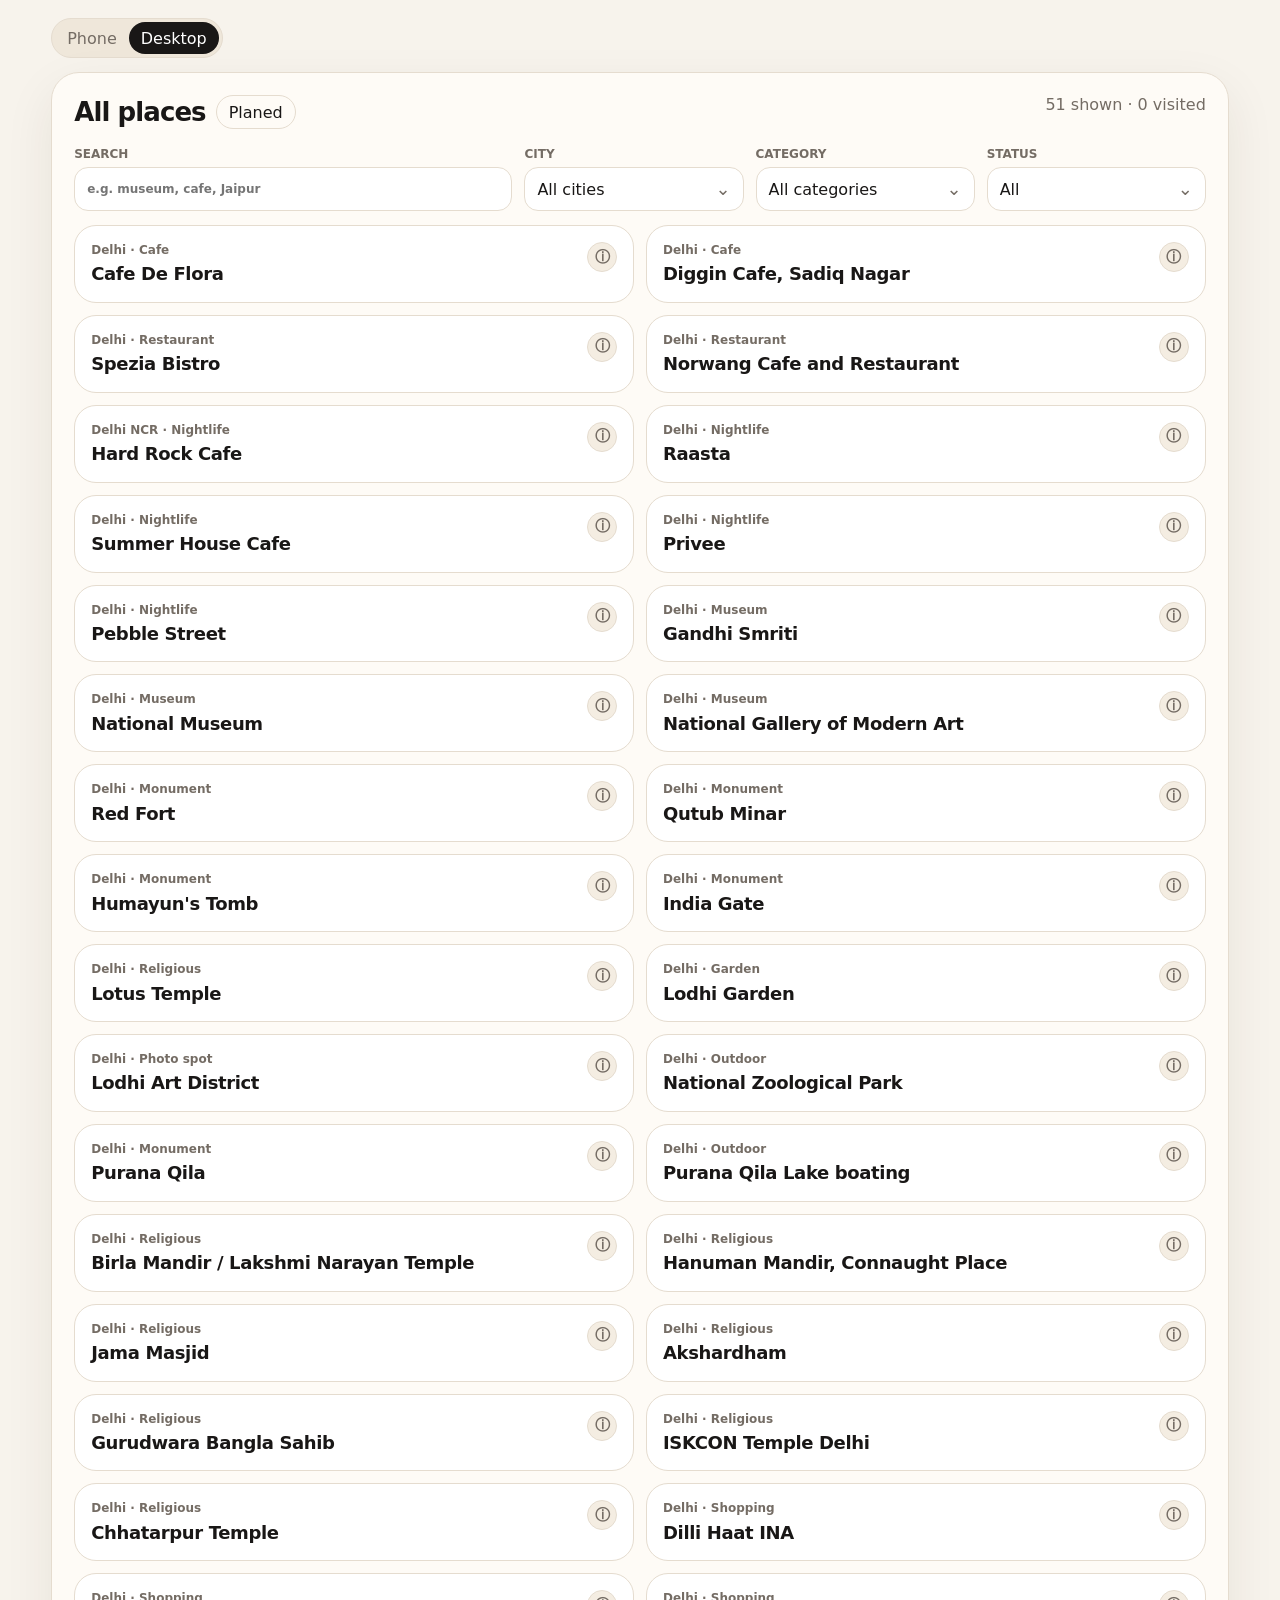
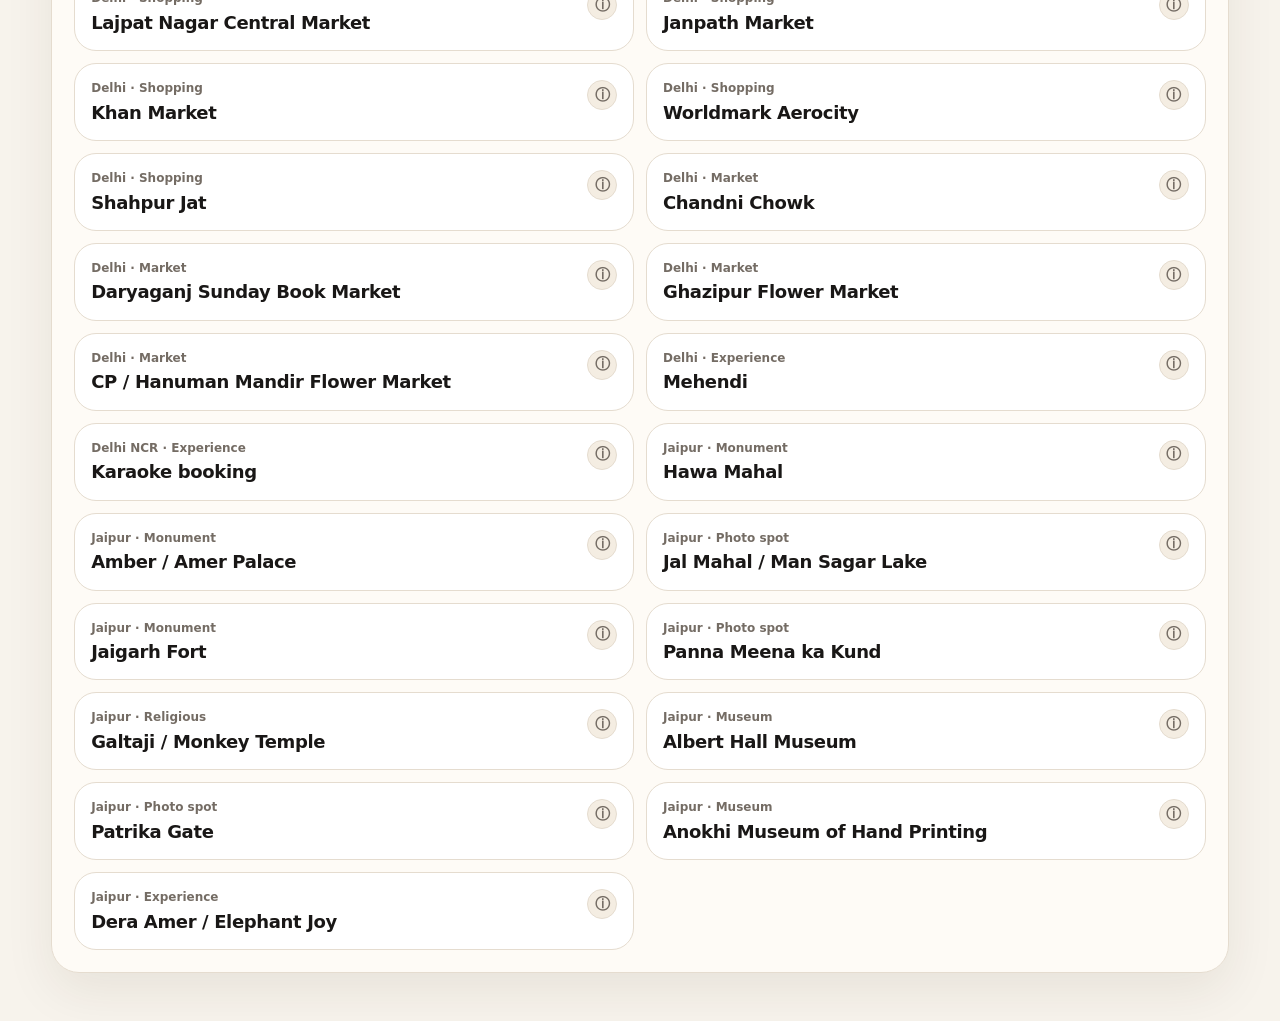
<file: index.html>
<!doctype html>
<html lang="en">
  <head>
    <meta charset="utf-8" />
    <meta name="viewport" content="width=device-width, initial-scale=1" />
    <title>India Trip Board</title>
    <link rel="stylesheet" href="./styles.css" />
  </head>
  <body>
    <header class="app-header">
      <div class="header-actions">
        <div class="view-toggle" role="group" aria-label="Preview layout">
          <button id="phoneView" type="button" aria-pressed="false">Phone</button>
          <button id="desktopView" type="button" aria-pressed="false">Desktop</button>
        </div>
      </div>
    </header>

    <main class="layout">
      <section class="panel place-bank" aria-labelledby="placeBankTitle">
        <div class="panel-head">
          <div class="title-row">
            <h2 id="placeBankTitle">All places</h2>
            <button id="planToggle" type="button" class="ghost compact-toggle" aria-expanded="false">
              Planed
            </button>
          </div>
          <p id="resultCount" class="count"></p>
        </div>

        <section id="planPanel" class="inline-plan" aria-labelledby="planTitle" hidden>
          <h2 id="planTitle">Planed</h2>
          <div id="dayPlan" class="day-plan"></div>
        </section>

        <div class="controls">
          <label class="search-control">
            Search
            <input id="searchInput" type="search" placeholder="e.g. museum, cafe, Jaipur" />
          </label>
          <div class="filter-menu">
            <span class="filter-label">City</span>
            <button id="cityFilter" class="filter-trigger" type="button" aria-expanded="false">
              All cities
            </button>
            <div id="cityOptions" class="filter-options" hidden></div>
          </div>
          <div class="filter-menu">
            <span class="filter-label">Category</span>
            <button id="categoryFilter" class="filter-trigger" type="button" aria-expanded="false">
              All categories
            </button>
            <div id="categoryOptions" class="filter-options" hidden></div>
          </div>
          <div class="filter-menu">
            <span class="filter-label">Status</span>
            <button id="statusFilter" class="filter-trigger" type="button" aria-expanded="false">
              All
            </button>
            <div id="statusOptions" class="filter-options" hidden></div>
          </div>
        </div>

        <div id="placeList" class="place-list"></div>
      </section>
    </main>

    <section id="detailShell" class="detail-shell" aria-hidden="true">
      <div id="detailBackdrop" class="detail-backdrop"></div>
      <aside class="detail-panel" aria-labelledby="detailTitle">
        <div class="drawer-handle" aria-hidden="true"></div>
        <div class="detail-head">
          <div>
            <p id="detailMeta" class="meta"></p>
            <h2 id="detailTitle"></h2>
          </div>
          <button id="detailClose" class="icon-close" type="button" aria-label="Close details">×</button>
        </div>
        <div id="detailHero" class="detail-hero"></div>
        <p id="detailNotes" class="detail-notes"></p>
        <dl class="detail-facts">
          <div>
            <dt>Good for</dt>
            <dd id="detailPriority"></dd>
          </div>
          <div>
            <dt>Status</dt>
            <dd id="detailStatus"></dd>
          </div>
        </dl>
        <div class="detail-actions">
          <button id="detailVisited" type="button"></button>
          <a id="detailMap" class="detail-map" target="_blank" rel="noreferrer">Open in Google Maps</a>
        </div>
      </aside>
    </section>

    <template id="placeTemplate">
      <article class="place-card">
        <div class="place-main">
          <div>
            <p class="meta"></p>
            <h3></h3>
          </div>
          <div class="place-side">
            <a class="wiki-link" aria-label="Open wiki page" title="Open wiki page">ⓘ</a>
            <span class="badge"></span>
          </div>
        </div>
      </article>
    </template>

    <script src="./app.js"></script>
  </body>
</html>
</file>
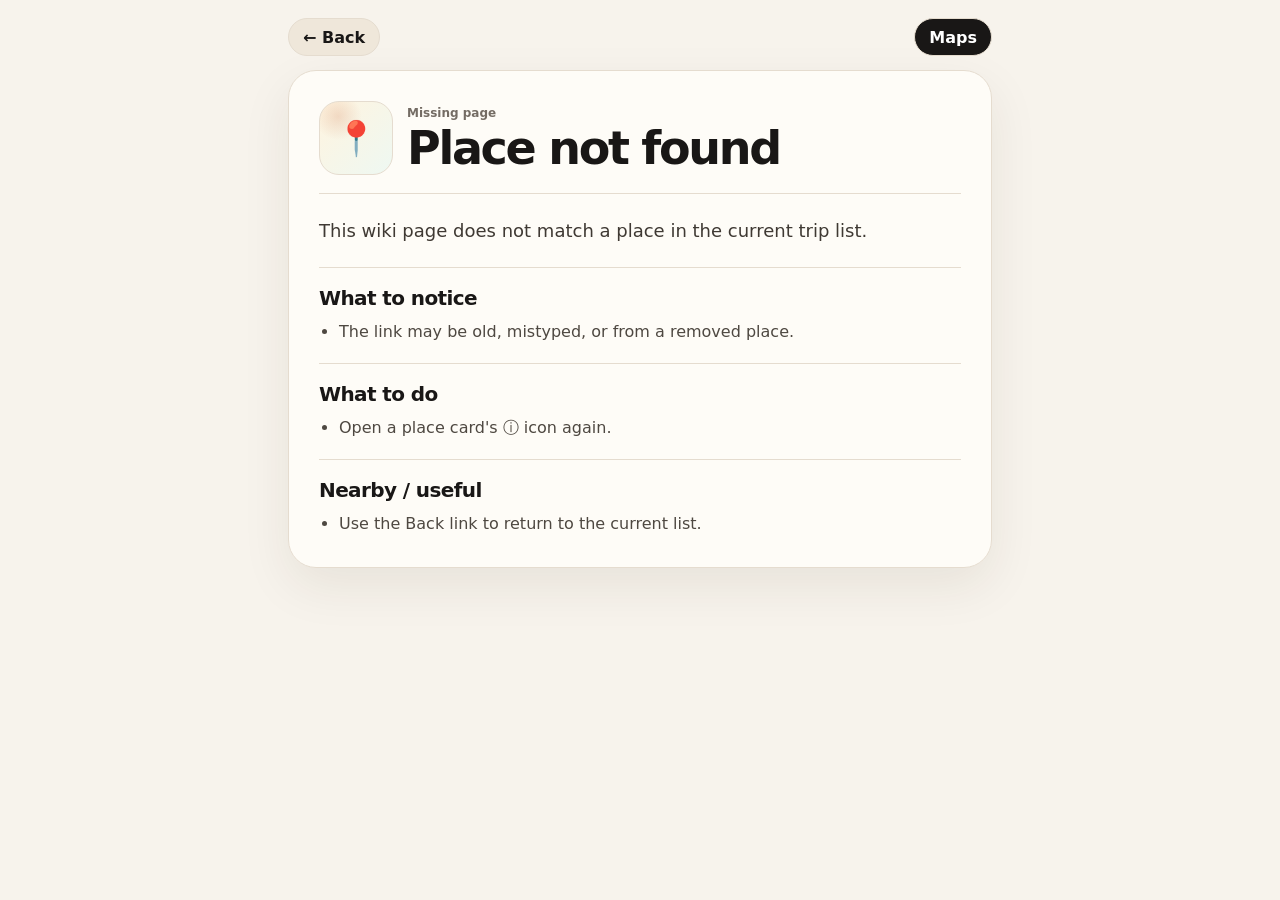
<file: wiki.html>
<!doctype html>
<html lang="en">
  <head>
    <meta charset="utf-8" />
    <meta name="viewport" content="width=device-width, initial-scale=1" />
    <title>Place wiki</title>
    <link rel="stylesheet" href="./styles.css" />
  </head>
  <body class="wiki-body">
    <main class="wiki-shell">
      <nav class="wiki-nav">
        <a href="./index.html" class="back-link">← Back</a>
        <a id="wikiMap" class="wiki-map" target="_blank" rel="noreferrer">Maps</a>
      </nav>

      <article id="wikiPage" class="wiki-page">
        <div class="wiki-hero">
          <div id="wikiIcon" class="wiki-icon"></div>
          <div>
            <p id="wikiMeta" class="meta"></p>
            <h1 id="wikiTitle"></h1>
          </div>
        </div>

        <div id="wikiIntro" class="wiki-intro"></div>

        <section class="wiki-section">
          <h2>What to notice</h2>
          <ul id="wikiNotice"></ul>
        </section>

        <section class="wiki-section">
          <h2 id="wikiSeeTitle">Things to see / try</h2>
          <ul id="wikiSee"></ul>
        </section>

        <section class="wiki-section">
          <h2>Nearby / useful</h2>
          <ul id="wikiUseful"></ul>
        </section>

        <section id="wikiLinksSection" class="wiki-section" hidden>
          <h2>Read more</h2>
          <div id="wikiLinks" class="wiki-links"></div>
        </section>
      </article>
    </main>

    <script src="./app.js"></script>
    <script src="./wiki.js"></script>
  </body>
</html>
</file>
<file: styles.css>
:root {
  color-scheme: light;
  --bg: #f7f3ec;
  --card: #fffdf9;
  --ink: #191716;
  --muted: #746c64;
  --line: #e5dccf;
  --accent: #c45a2d;
  --accent-2: #245f73;
  --good: #28784c;
  --soft: #fff4df;
  --shadow: 0 18px 50px rgba(50, 34, 19, 0.08);
}

* {
  box-sizing: border-box;
}

body {
  margin: 0;
  background: var(--bg);
  color: var(--ink);
  font-family:
    Inter, ui-sans-serif, system-ui, -apple-system, BlinkMacSystemFont, "Segoe UI",
    sans-serif;
}

button,
input {
  font: inherit;
}

button {
  border: 0;
  border-radius: 999px;
  background: var(--ink);
  color: white;
  cursor: pointer;
  display: inline-flex;
  align-items: center;
  justify-content: center;
  min-height: 38px;
  padding: 0 14px;
  text-decoration: none;
}

button:hover {
  transform: translateY(-1px);
}

a {
  color: inherit;
}

.ghost {
  background: transparent;
  border: 1px solid var(--line);
  color: var(--ink);
}

.app-header {
  align-items: center;
  display: flex;
  gap: 24px;
  justify-content: flex-start;
  padding: 18px clamp(18px, 4vw, 56px) 14px;
}

.panel h2,
.place-card h3 {
  margin: 0;
}

.lede {
  color: var(--muted);
  font-size: 16px;
  line-height: 1.5;
  margin: 14px 0 0;
  max-width: 720px;
}

.eyebrow {
  color: var(--accent);
  font-size: 12px;
  font-weight: 800;
  letter-spacing: 0.13em;
  margin: 0 0 8px;
  text-transform: uppercase;
}

.header-actions {
  align-items: center;
  display: flex;
  flex-wrap: wrap;
  gap: 10px;
  justify-content: flex-end;
}

.view-toggle {
  background: #efe7da;
  border: 1px solid var(--line);
  border-radius: 999px;
  display: inline-flex;
  padding: 3px;
}

.view-toggle button {
  background: transparent;
  color: var(--muted);
  min-height: 32px;
  padding: 0 12px;
}

.view-toggle button[aria-pressed="true"] {
  background: var(--ink);
  color: white;
}

.layout {
  display: block;
  padding: 0 clamp(18px, 4vw, 56px) 48px;
}

.panel {
  background: rgba(255, 253, 249, 0.86);
  border: 1px solid var(--line);
  border-radius: 28px;
  box-shadow: var(--shadow);
  padding: 22px;
}

.place-bank {
  position: relative;
}

.panel-head {
  align-items: start;
  display: flex;
  gap: 16px;
  justify-content: space-between;
  margin-bottom: 18px;
}

.title-row {
  align-items: center;
  display: flex;
  flex-wrap: wrap;
  gap: 10px;
}

.panel h2 {
  font-size: 26px;
  letter-spacing: -0.035em;
}

.count {
  color: var(--muted);
  margin: 0;
}

.compact-toggle {
  min-height: 34px;
  padding: 0 12px;
}

.compact-toggle[aria-expanded="true"] {
  background: var(--ink);
  color: white;
}

.controls {
  display: grid;
  gap: 12px;
  grid-template-columns: 1.4fr repeat(3, minmax(130px, 0.7fr));
  margin-bottom: 14px;
}

label {
  color: var(--muted);
  display: grid;
  font-size: 12px;
  font-weight: 700;
  gap: 6px;
  text-transform: uppercase;
}

input,
.filter-trigger {
  background: white;
  border: 1px solid var(--line);
  border-radius: 14px;
  color: var(--ink);
  min-height: 44px;
  padding: 0 12px;
  text-transform: none;
}

.filter-menu {
  display: grid;
  gap: 6px;
  position: relative;
}

.filter-label {
  color: var(--muted);
  font-size: 12px;
  font-weight: 700;
  text-transform: uppercase;
}

.filter-trigger {
  justify-content: space-between;
  width: 100%;
}

.filter-trigger::after {
  color: var(--muted);
  content: "⌄";
  font-size: 18px;
  line-height: 1;
}

.filter-trigger[aria-expanded="true"] {
  border-color: rgba(36, 95, 115, 0.45);
}

.filter-options {
  background: white;
  border: 1px solid var(--line);
  border-radius: 16px;
  box-shadow: 0 18px 50px rgba(50, 34, 19, 0.16);
  display: grid;
  left: 0;
  max-height: 280px;
  overflow: auto;
  padding: 6px;
  position: absolute;
  right: 0;
  top: calc(100% + 6px);
  z-index: 30;
}

.filter-options[hidden] {
  display: none;
}

.filter-option {
  background: white;
  border-radius: 12px;
  color: var(--ink);
  justify-content: flex-start;
  min-height: 40px;
  padding: 0 12px;
  text-align: left;
  width: 100%;
}

.filter-option:hover,
.filter-trigger:hover {
  transform: none;
}

.filter-option[aria-selected="true"] {
  background: var(--ink);
  color: white;
}

.place-list {
  display: grid;
  gap: 12px;
  grid-template-columns: repeat(2, minmax(0, 1fr));
}

.place-card {
  background: white;
  border: 1px solid var(--line);
  border-radius: 22px;
  cursor: pointer;
  display: grid;
  gap: 12px;
  padding: 16px;
  transition:
    border-color 140ms ease,
    box-shadow 140ms ease,
    transform 140ms ease;
  touch-action: manipulation;
  user-select: none;
}

.place-card:hover {
  border-color: rgba(36, 95, 115, 0.35);
  box-shadow: 0 12px 28px rgba(50, 34, 19, 0.08);
  transform: translateY(-1px);
}

.place-card.visited {
  background: #f3fbf5;
  border-color: rgba(40, 120, 76, 0.38);
  opacity: 0.72;
}

.place-main {
  align-items: start;
  display: flex;
  gap: 10px;
  justify-content: space-between;
}

.place-side {
  align-items: end;
  display: grid;
  flex: none;
  gap: 8px;
  justify-items: end;
}

.wiki-link {
  align-items: center;
  background: #f4ede2;
  border: 1px solid var(--line);
  border-radius: 999px;
  color: var(--muted);
  display: inline-flex;
  font-size: 15px;
  font-weight: 850;
  height: 30px;
  justify-content: center;
  line-height: 1;
  text-decoration: none;
  width: 30px;
}

.wiki-link:hover {
  background: var(--ink);
  color: white;
  transform: translateY(-1px);
}

.meta {
  color: var(--muted);
  line-height: 1.45;
  margin: 0;
}

.meta {
  font-size: 12px;
  font-weight: 750;
}

.place-card h3 {
  font-size: 18px;
  letter-spacing: -0.02em;
  line-height: 1.25;
  margin-top: 4px;
}

.badge {
  background: var(--soft);
  border-radius: 999px;
  color: #8b4a17;
  flex: none;
  font-size: 12px;
  font-weight: 800;
  padding: 6px 9px;
}

.badge[hidden] {
  display: none;
}

.badge.visited {
  background: #e0f3e7;
  color: var(--good);
}

.day-plan {
  display: grid;
  gap: 10px;
}

.inline-plan {
  background: #fbf6ed;
  border: 1px solid var(--line);
  border-radius: 20px;
  box-shadow: 0 18px 50px rgba(50, 34, 19, 0.16);
  left: 22px;
  max-height: min(62vh, 520px);
  overflow: auto;
  padding: 14px;
  position: absolute;
  right: 22px;
  top: 76px;
  z-index: 15;
}

.inline-plan h2 {
  font-size: 20px;
  margin: 0 0 12px;
}

.day-card {
  background: white;
  border: 1px solid var(--line);
  border-radius: 18px;
  padding: 13px;
}

.day-card h3 {
  font-size: 16px;
  letter-spacing: -0.02em;
  margin: 0;
}

.day-card ul {
  color: var(--muted);
  line-height: 1.45;
  margin: 8px 0 0;
  padding-left: 18px;
}

.empty {
  color: var(--muted);
  margin: 0;
  padding: 18px;
  text-align: center;
}

.detail-shell {
  display: none;
}

.detail-shell.open {
  display: block;
}

.detail-backdrop {
  background: rgba(25, 23, 22, 0.26);
  inset: 0;
  position: fixed;
  z-index: 80;
}

.detail-panel {
  background: white;
  box-shadow: -18px 0 50px rgba(50, 34, 19, 0.18);
  display: flex;
  flex-direction: column;
  gap: 18px;
  max-width: min(440px, 100vw);
  overflow: auto;
  padding: 26px;
  position: fixed;
  right: 0;
  top: 0;
  bottom: 0;
  width: min(440px, 100vw);
  z-index: 90;
}

.detail-head {
  align-items: start;
  border-bottom: 1px solid var(--line);
  display: flex;
  gap: 14px;
  justify-content: space-between;
  padding-bottom: 16px;
}

.detail-head h2 {
  font-size: 25px;
  letter-spacing: -0.03em;
  line-height: 1.08;
  margin: 4px 0 0;
}

.icon-close {
  background: #f2ebe1;
  color: var(--muted);
  flex: none;
  font-size: 24px;
  line-height: 1;
  min-height: 36px;
  min-width: 36px;
  padding: 0;
}

.detail-hero {
  align-items: center;
  background:
    radial-gradient(circle at 20% 20%, rgba(196, 90, 45, 0.22), transparent 28%),
    radial-gradient(circle at 80% 30%, rgba(36, 95, 115, 0.2), transparent 26%),
    linear-gradient(135deg, #fff4df, #eef8f2);
  border: 1px solid var(--line);
  border-radius: 18px;
  color: rgba(25, 23, 22, 0.72);
  display: flex;
  font-size: 54px;
  justify-content: center;
  min-height: 150px;
}

.detail-notes {
  color: #4e4841;
  font-size: 16px;
  line-height: 1.55;
  margin: 0;
}

.detail-facts {
  display: grid;
  gap: 10px;
  margin: 0;
}

.detail-facts div {
  border-top: 1px solid var(--line);
  display: grid;
  gap: 4px;
  padding-top: 10px;
}

.detail-facts dt {
  color: var(--muted);
  font-size: 12px;
  font-weight: 800;
  letter-spacing: 0.08em;
  text-transform: uppercase;
}

.detail-facts dd {
  margin: 0;
}

.detail-actions {
  display: grid;
  gap: 10px;
  margin-top: auto;
}

.detail-map {
  align-items: center;
  background: var(--ink);
  border-radius: 14px;
  color: white;
  display: inline-flex;
  font-weight: 750;
  justify-content: center;
  min-height: 48px;
  padding: 0 14px;
  text-decoration: none;
}

.drawer-handle {
  display: none;
}

@media (max-width: 1050px) {
  .place-list,
  .controls {
    grid-template-columns: 1fr;
  }

  .app-header {
    align-items: stretch;
    flex-direction: column;
  }

  .header-actions {
    justify-content: flex-start;
  }

}

body.view-phone {
  background:
    linear-gradient(90deg, rgba(25, 23, 22, 0.06), transparent 12%, transparent 88%, rgba(25, 23, 22, 0.06)),
    var(--bg);
}

body.view-phone .app-header,
body.view-phone .layout {
  margin-left: auto;
  margin-right: auto;
  max-width: 430px;
  padding-left: 12px;
  padding-right: 12px;
}

body.view-phone .app-header {
  align-items: stretch;
  flex-direction: column;
  gap: 10px;
  padding-bottom: 10px;
  padding-top: 10px;
}

body.view-phone .lede {
  font-size: 14px;
  margin-top: 10px;
}

body.view-phone .header-actions {
  justify-content: flex-start;
}

body.view-phone .layout {
  display: flex;
  flex-direction: column;
  gap: 14px;
  padding-bottom: 28px;
}

body.view-phone .place-bank {
  order: 1;
}

body.view-phone .panel {
  border-radius: 22px;
  padding: 16px;
}

body.view-phone .panel-head {
  align-items: center;
  margin-bottom: 12px;
}

body.view-phone .panel h2 {
  font-size: 22px;
}

body.view-phone .controls {
  grid-template-columns: 1fr 1fr;
}

body.view-phone .controls label:first-child {
  grid-column: 1 / -1;
}

body.view-phone .place-list {
  grid-template-columns: 1fr;
}

body.view-phone .place-card {
  border-radius: 18px;
  padding: 14px;
}

body.view-phone .place-card h3 {
  font-size: 17px;
}

body.view-phone .inline-plan {
  border-radius: 16px;
  left: 12px;
  max-height: min(58dvh, 440px);
  padding: 12px;
  right: 12px;
  top: 62px;
}

body.view-phone .detail-backdrop {
  background: rgba(25, 23, 22, 0.38);
}

body.view-phone .detail-panel {
  border-radius: 24px 24px 0 0;
  bottom: 0;
  box-shadow: 0 -18px 50px rgba(50, 34, 19, 0.2);
  left: 50%;
  max-height: min(82dvh, 680px);
  max-width: 430px;
  padding: 14px 16px 18px;
  right: auto;
  top: auto;
  transform: translateX(-50%);
  width: min(100vw, 430px);
}

body.view-phone .drawer-handle {
  background: #ddd5ca;
  border-radius: 999px;
  display: block;
  height: 5px;
  margin: 0 auto 4px;
  width: 48px;
}

body.view-phone .detail-head h2 {
  font-size: 22px;
}

body.view-phone .detail-hero {
  min-height: 118px;
}

body.view-desktop .app-header,
body.view-desktop .layout {
  max-width: none;
}

.wiki-body {
  min-height: 100vh;
}

.wiki-shell {
  margin: 0 auto;
  max-width: 760px;
  padding: 18px clamp(14px, 4vw, 28px) 42px;
}

.wiki-nav {
  align-items: center;
  display: flex;
  justify-content: space-between;
  margin-bottom: 14px;
}

.back-link,
.wiki-map {
  align-items: center;
  background: #efe7da;
  border: 1px solid var(--line);
  border-radius: 999px;
  color: var(--ink);
  display: inline-flex;
  font-weight: 750;
  min-height: 38px;
  padding: 0 14px;
  text-decoration: none;
}

.wiki-map {
  background: var(--ink);
  color: white;
}

.wiki-page {
  background: rgba(255, 253, 249, 0.9);
  border: 1px solid var(--line);
  border-radius: 28px;
  box-shadow: var(--shadow);
  padding: clamp(18px, 4vw, 30px);
}

.wiki-hero {
  align-items: center;
  border-bottom: 1px solid var(--line);
  display: flex;
  gap: 14px;
  padding-bottom: 18px;
}

.wiki-icon {
  align-items: center;
  background:
    radial-gradient(circle at 25% 20%, rgba(196, 90, 45, 0.18), transparent 30%),
    linear-gradient(135deg, #fff4df, #eef8f2);
  border: 1px solid var(--line);
  border-radius: 20px;
  display: flex;
  flex: none;
  font-size: 34px;
  height: 74px;
  justify-content: center;
  width: 74px;
}

.wiki-page h1 {
  font-size: clamp(30px, 7vw, 46px);
  letter-spacing: -0.05em;
  line-height: 0.98;
  margin: 4px 0 0;
}

.wiki-intro {
  color: #3f3933;
  font-size: 18px;
  line-height: 1.62;
  margin: 22px 0;
}

.wiki-intro p {
  margin: 0;
}

.wiki-intro p + p {
  margin-top: 12px;
}

.wiki-section {
  border-top: 1px solid var(--line);
  padding: 18px 0 0;
}

.wiki-section + .wiki-section {
  margin-top: 18px;
}

.wiki-section h2 {
  font-size: 20px;
  letter-spacing: -0.03em;
  margin: 0 0 10px;
}

.wiki-section ul {
  color: #4e4841;
  display: grid;
  gap: 9px;
  line-height: 1.55;
  margin: 0;
  padding-left: 20px;
}

.wiki-links {
  display: grid;
  gap: 10px;
}

.wiki-links a {
  align-items: center;
  background: #efe7da;
  border: 1px solid var(--line);
  border-radius: 16px;
  color: var(--ink);
  display: flex;
  font-weight: 760;
  justify-content: space-between;
  min-height: 48px;
  padding: 0 14px;
  text-decoration: none;
}

.wiki-links a::after {
  color: var(--muted);
  content: "↗";
}

.wiki-links a:hover {
  background: var(--ink);
  color: white;
}

.wiki-links a:hover::after {
  color: white;
}

@media (max-width: 560px) {
  .wiki-shell {
    padding-top: 12px;
  }

  .wiki-page {
    border-radius: 22px;
  }

  .wiki-page h1 {
    font-size: clamp(34px, 12vw, 52px);
  }

  .wiki-intro {
    font-size: 17px;
    margin: 18px 0;
  }

  .wiki-hero {
    align-items: flex-start;
  }

  .wiki-icon {
    border-radius: 16px;
    font-size: 28px;
    height: 58px;
    width: 58px;
  }
}
</file>
